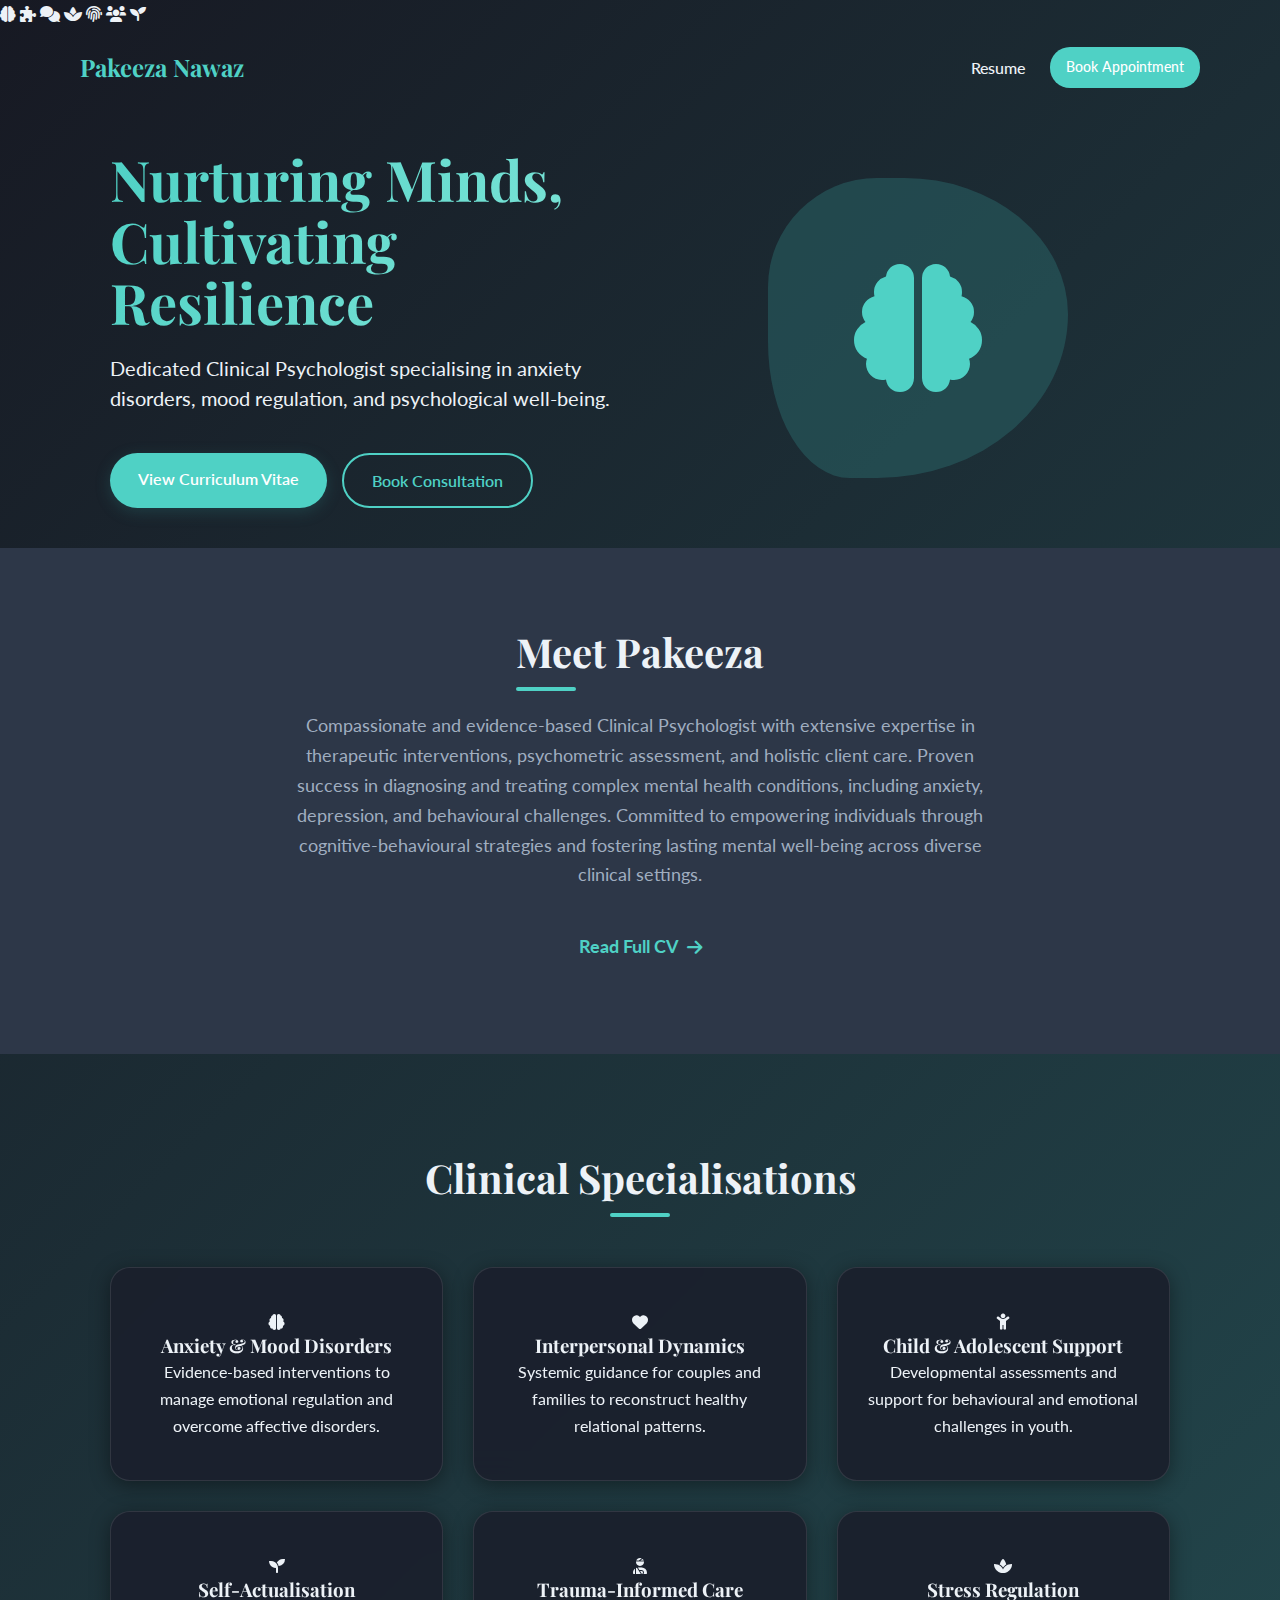
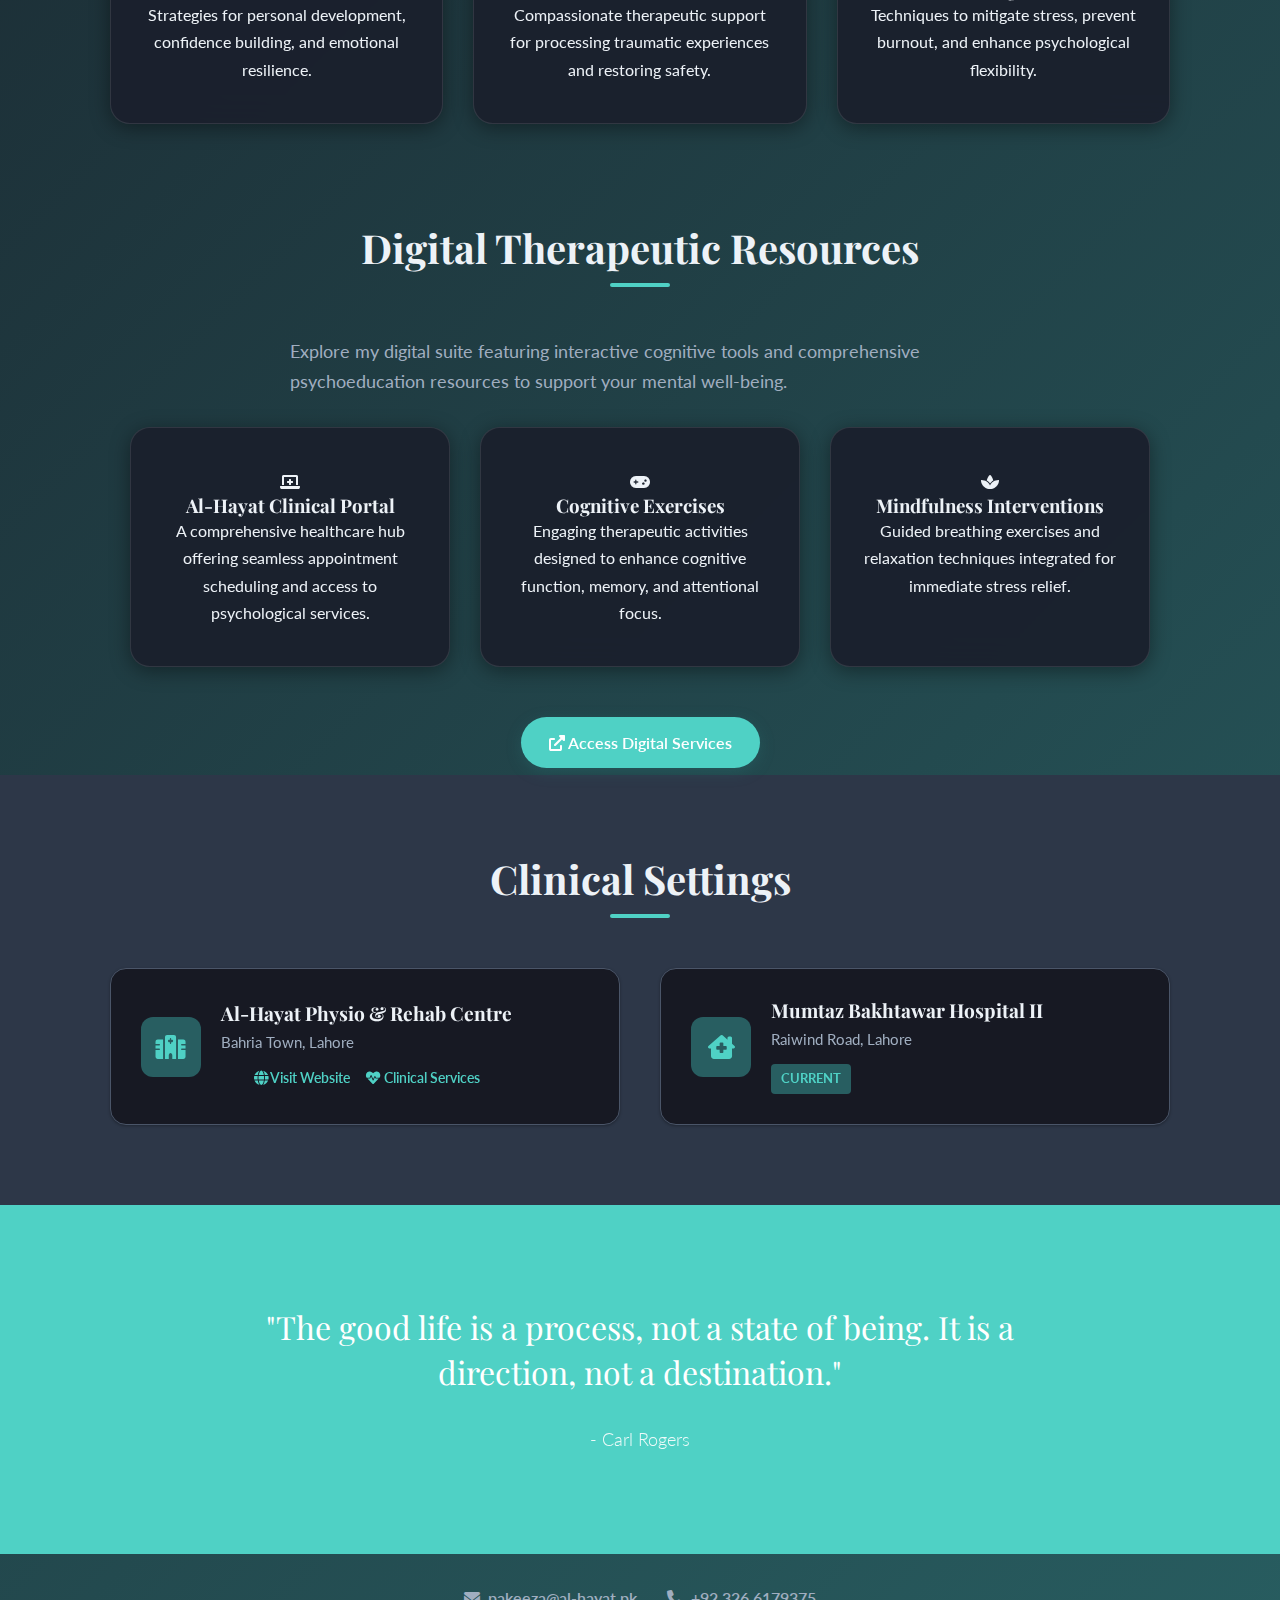
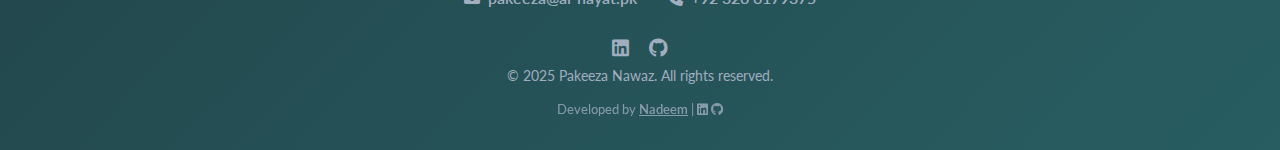
<file: index.html>
<!DOCTYPE html>
<html lang="en-GB">
<head>
    <meta charset="UTF-8">
    <meta name="viewport" content="width=device-width, initial-scale=1.0">
    <meta name="description" content="Nurturing Minds, Cultivating Resilience. Clinical Psychologist specialising in anxiety, mood disorders, and holistic well-being.">
    <meta property="og:title" content="Pakeeza Nawaz - Clinical Psychologist">
    <meta property="og:description" content="Nurturing Minds, Cultivating Resilience. Clinical Psychologist specialising in anxiety, mood disorders, and holistic well-being.">
    <meta property="og:type" content="website">
    <meta property="og:url" content="https://pakeezanawaz1.github.io/">
    <title>Pakeeza Nawaz - Clinical Psychologist</title>
    <link rel="stylesheet" href="home.css">
    <link rel="stylesheet" href="https://cdnjs.cloudflare.com/ajax/libs/font-awesome/6.0.0/css/all.min.css">
    <link href="https://fonts.googleapis.com/css2?family=Lato:wght@300;400;700&family=Playfair+Display:wght@400;700&display=swap" rel="stylesheet">
</head>
<body class="home-body">

    <!-- Psychological Background Sprinkles -->
    <div class="bg-sprinkles">
        <i class="fas fa-brain"></i>
        <i class="fas fa-puzzle-piece"></i>
        <i class="fas fa-comments"></i>
        <i class="fas fa-spa"></i>
        <i class="fas fa-fingerprint"></i> <!-- Representing Identity/Self -->
        <i class="fas fa-users"></i>
        <i class="fas fa-seedling"></i>
    </div>

    <nav class="navbar">
        <div class="logo">Pakeeza Nawaz</div>
        <button class="hamburger" id="hamburger" aria-label="Toggle Menu">
            <i class="fas fa-bars"></i>
        </button>
        <div class="nav-links" id="nav-links">
            <a href="resume.html" class="nav-link">Resume</a>
            <a href="https://al-hayat.pk/contact?service=psychology" target="_blank" class="nav-link btn-nav">Book Appointment</a>
        </div>
    </nav>

    <header class="hero-section">
        <div class="hero-content">
            <h1 class="hero-title">Nurturing Minds, <br> Cultivating Resilience</h1>
            <p class="hero-subtitle">Dedicated Clinical Psychologist specialising in anxiety disorders, mood regulation, and psychological well-being.</p>
            <div class="hero-buttons">
                <a href="resume.html" class="btn btn-primary">View Curriculum Vitae</a>
                <a href="https://al-hayat.pk/contact?service=psychology" target="_blank" class="btn btn-outline">Book Consultation</a>
            </div>
        </div>
        <div class="hero-visual">
            <div class="blob-shape"></div>
            <i class="fas fa-brain hero-icon"></i>
        </div>
    </header>

    <section class="about-teaser reveal">
        <div class="container">
            <h2 class="section-heading">Meet Pakeeza</h2>
            <p class="section-desc">
                Compassionate and evidence-based Clinical Psychologist with extensive expertise in therapeutic interventions, psychometric assessment, and holistic client care. Proven success in diagnosing and treating complex mental health conditions, including anxiety, depression, and behavioural challenges. Committed to empowering individuals through cognitive-behavioural strategies and fostering lasting mental well-being across diverse clinical settings.
            </p>
            <a href="resume.html" class="btn btn-text">Read Full CV <i class="fas fa-arrow-right"></i></a>
        </div>
    </section>

    <section class="features-section">
        <h2 class="section-heading center reveal">Clinical Specialisations</h2>
        <div class="features-grid">
            <div class="feature-card reveal delay-100">
                <i class="fas fa-brain"></i>
                <h3>Anxiety & Mood Disorders</h3>
                <p>Evidence-based interventions to manage emotional regulation and overcome affective disorders.</p>
            </div>
            <div class="feature-card reveal delay-200">
                <i class="fas fa-heart"></i>
                <h3>Interpersonal Dynamics</h3>
                <p>Systemic guidance for couples and families to reconstruct healthy relational patterns.</p>
            </div>
            <div class="feature-card reveal delay-300">
                <i class="fas fa-child"></i>
                <h3>Child & Adolescent Support</h3>
                <p>Developmental assessments and support for behavioural and emotional challenges in youth.</p>
            </div>
            <div class="feature-card reveal delay-100">
                <i class="fas fa-seedling"></i>
                <h3>Self-Actualisation</h3>
                <p>Strategies for personal development, confidence building, and emotional resilience.</p>
            </div>
            <div class="feature-card reveal delay-200">
                <i class="fas fa-user-injured"></i>
                <h3>Trauma-Informed Care</h3>
                <p>Compassionate therapeutic support for processing traumatic experiences and restoring safety.</p>
            </div>
            <div class="feature-card reveal delay-300">
                <i class="fas fa-spa"></i>
                <h3>Stress Regulation</h3>
                <p>Techniques to mitigate stress, prevent burnout, and enhance psychological flexibility.</p>
            </div>
        </div>
    </section>

    <section class="digital-resources-section reveal">
        <div class="container">
            <h2 class="section-heading center">Digital Therapeutic Resources</h2>
            <p class="section-desc center">Explore my digital suite featuring interactive cognitive tools and comprehensive psychoeducation resources to support your mental well-being.</p>
            
            <div class="features-grid">
                <!-- Feature 1: The Platform -->
                <div class="feature-card reveal delay-100">
                    <i class="fas fa-laptop-medical"></i>
                    <h3>Al-Hayat Clinical Portal</h3>
                    <p>A comprehensive healthcare hub offering seamless appointment scheduling and access to psychological services.</p>
                </div>
                
                <!-- Feature 2: Interactive Games -->
                <div class="feature-card reveal delay-200">
                    <i class="fas fa-gamepad"></i>
                    <h3>Cognitive Exercises</h3>
                    <p>Engaging therapeutic activities designed to enhance cognitive function, memory, and attentional focus.</p>
                </div>
                
                <!-- Feature 3: Mindfulness -->
                <div class="feature-card reveal delay-300">
                    <i class="fas fa-spa"></i>
                    <h3>Mindfulness Interventions</h3>
                    <p>Guided breathing exercises and relaxation techniques integrated for immediate stress relief.</p>
                </div>
            </div>

            <div class="center-cta" style="margin-top: 50px; text-align: center;">
                 <a href="https://al-hayat.pk/services/psychology" target="_blank" class="btn btn-primary pulse-animation">
                    <i class="fas fa-external-link-alt"></i> Access Digital Services
                 </a>
            </div>
        </div>
    </section>

    <section class="workplace-section">
        <div class="container">
            <h2 class="section-heading center reveal">Clinical Settings</h2>
            <div class="workplaces">
                <div class="workplace-card reveal-left delay-100">
                    <div class="workplace-icon"><i class="fas fa-hospital-alt"></i></div>
                    <div class="workplace-info">
                        <h3>Al-Hayat Physio & Rehab Centre</h3>
                        <p>Bahria Town, Lahore</p>
                        <div style="display: flex; gap: 15px; justify-content: center; flex-wrap: wrap; margin-top: 10px;">
                            <a href="https://al-hayat.pk/" target="_blank" class="workplace-link"><i class="fas fa-globe"></i> Visit Website</a>
                            <a href="https://al-hayat.pk/services/psychology" target="_blank" class="workplace-link"><i class="fas fa-heartbeat"></i> Clinical Services</a>
                        </div>
                    </div>
                </div>
                <div class="workplace-card reveal-right delay-200">
                    <div class="workplace-icon"><i class="fas fa-clinic-medical"></i></div>
                    <div class="workplace-info">
                        <h3>Mumtaz Bakhtawar Hospital II</h3>
                        <p>Raiwind Road, Lahore</p>
                        <span class="workplace-status">Current</span>
                    </div>
                </div>
            </div>
        </div>
    </section>

    <section class="quote-section reveal">
        <div class="container">
            <blockquote>
                "The good life is a process, not a state of being. It is a direction, not a destination."
            </blockquote>
            <cite>- Carl Rogers</cite>
        </div>
    </section>

    <footer class="home-footer reveal">
        <div class="footer-contact-info">
            <a href="mailto:pakeeza@al-hayat.pk"><i class="fas fa-envelope"></i> pakeeza@al-hayat.pk</a>
            <a href="tel:+923266179375"><i class="fas fa-phone"></i> +92 326 6179375</a>
        </div>
        <div class="social-links">
            <a href="https://www.linkedin.com/in/pakeezanawaz1/" target="_blank"><i class="fab fa-linkedin"></i></a>
            <a href="https://github.com/pakeezanawaz1" target="_blank"><i class="fab fa-github"></i></a>
        </div>
        <p>&copy; 2025 Pakeeza Nawaz. All rights reserved.</p>
        <p class="developer-credit" style="font-size: 0.8rem; margin-top: 10px; opacity: 0.8;">
            Developed by <a href="https://github.com/nadeem0199" target="_blank" style="color: inherit; text-decoration: underline;">Nadeem</a> | 
            <a href="https://www.linkedin.com/in/nadeem0199/" target="_blank" style="color: inherit;"><i class="fab fa-linkedin"></i></a>
            <a href="https://nadeem0199.github.io" target="_blank" style="color: inherit;"><i class="fab fa-github"></i></a>
        </p>
    </footer>

    <script src="script.js"></script>
</body>
</html>
</file>
<file: home.css>
:root {
    /* Dark Theme (Forced) */
    --primary: #4FD1C5;       /* Lighter Teal for dark mode */
    --primary-hover: #81E6D9;
    --bg-body: #171923;       /* Very Dark Gray */
    --bg-card: #2D3748;       /* Dark Gray Card */
    --text-main: #EDF2F7;     /* Off-white */
    --text-muted: #A0AEC0;    /* Light Gray */
    --border-color: #4A5568;
    --shadow-sm: 0 1px 3px rgba(0,0,0,0.3);
    --shadow-md: 0 4px 6px rgba(0,0,0,0.4);
    --shadow-lg: 0 10px 15px -3px rgba(0,0,0,0.5);
    --skill-bg: #285E61;
    --skill-text: #E6FFFA;
    --toggle-bg: #4A5568;
    --toggle-icon: #F6E05E;
}

[data-theme="dark"] {
    /* Dark Theme */
    --primary: #4FD1C5;       /* Lighter Teal for dark mode */
    --primary-hover: #81E6D9;
    --bg-body: #171923;       /* Very Dark Gray */
    --bg-card: #2D3748;       /* Dark Gray Card */
    --text-main: #EDF2F7;     /* Off-white */
    --text-muted: #A0AEC0;    /* Light Gray */
    --border-color: #4A5568;
    --shadow-sm: 0 1px 3px rgba(0,0,0,0.3);
    --shadow-md: 0 4px 6px rgba(0,0,0,0.4);
    --shadow-lg: 0 10px 15px -3px rgba(0,0,0,0.5);
    --skill-bg: #285E61;
    --skill-text: #E6FFFA;
    --toggle-bg: #4A5568;
    --toggle-icon: #F6E05E;
}

* {
    box-sizing: border-box;
    margin: 0;
    padding: 0;
    transition: background-color 0.3s ease, color 0.3s ease, border-color 0.3s ease, box-shadow 0.3s ease;
}

body {
    font-family: 'Lato', sans-serif;
    line-height: 1.7;
    color: var(--text-main);
    background-color: var(--bg-body);
    font-size: 16px;
}

h1, h2, h3, h4, h5 {
    font-family: 'Playfair Display', serif;
    color: var(--text-main);
    line-height: 1.2;
}

a {
    text-decoration: none;
    color: var(--primary);
    transition: all 0.2s;
    font-weight: 600;
}

a:hover {
    color: var(--primary-hover);
    text-decoration: underline;
}

/* ... existing code ... */

.back-home-wrap {
    max-width: 1100px;
    margin: 20px auto 0;
    padding: 0 20px;
}

.back-home-link {
    color: var(--primary);
    font-weight: 600;
    display: inline-flex;
    align-items: center;
    gap: 8px;
    padding: 8px 16px;
    border-radius: 20px;
    background: var(--bg-card);
    box-shadow: var(--shadow-sm);
    transition: all 0.3s ease;
}

.back-home-link:hover {
    background: var(--primary);
    color: white;
    text-decoration: none;
    transform: translateX(-5px);
}

.btn-print {
    display: block;
    width: 100%;
    margin-top: 15px;
    padding: 12px;
    background: transparent;
    color: var(--text-main);
    border: 2px solid var(--border-color);
    border-radius: 8px;
    font-size: 1rem;
    font-weight: 600;
    cursor: pointer;
    transition: all 0.3s;
}

.btn-print:hover {
    background: var(--bg-body);
    border-color: var(--primary);
    color: var(--primary);
}

/* Print Styles - Preserving Design on A4 */
@media print {
    @page {
        size: A4;
        margin: 1cm;
        margin-bottom: 1.5cm; /* Extra bottom margin to prevent text cutoff */
    }

    body {
        -webkit-print-color-adjust: exact !important;
        print-color-adjust: exact !important;
        background-color: var(--bg-body) !important;
        font-size: 8.5pt !important; /* REDUCED further */
        overflow: visible !important;
    }

    /* Hide non-printable interactive elements */
    .back-home-wrap,
    .theme-toggle-btn,
    .btn-appointment,
    .btn-print,
    .navbar,
    .hero-buttons,
    .theme-toggle-nav,
    .hamburger,
    #theme-toggle,
    footer {
        display: none !important;
    }

    /* Ensure Main Wrapper fits A4 and keeps grid */
    .main-wrapper {
        display: grid !important;
        grid-template-columns: 22% 78% !important; /* Adjusted slightly for better fit */
        width: 100% !important;
        max-width: 100% !important;
        margin: 0 !important;
        box-shadow: none !important;
        border-radius: 0 !important;
        min-height: auto !important; 
        gap: 0 !important;
        overflow: visible !important;
    }

    /* Sidebar - Keep design but ensure it fills height */
    .sidebar {
        position: static !important;
        height: 100% !important; /* Try to force height */
        background: var(--bg-card) !important;
        width: 100% !important;
        padding: 10px !important;
        border-right: 1px solid #eee !important; /* Add border to define separation */
    }

    .profile-card {
        padding: 0 !important;
        box-shadow: none !important;
        background: transparent !important;
        text-align: center !important;
    }

    .profile-img-placeholder {
        width: 50px !important; /* Smaller */
        height: 50px !important;
        font-size: 1.2rem !important;
        margin: 0 auto 5px !important;
        border-width: 1px !important;
    }

    .name {
        font-size: 1rem !important;
        margin-bottom: 2px !important;
        line-height: 1.1;
    }

    .title {
        font-size: 0.75rem !important;
        margin-bottom: 8px !important;
    }

    .contact-list {
        font-size: 0.7rem !important;
        gap: 4px !important;
    }
    
    .contact-item i {
        width: 12px !important;
        font-size: 0.7rem !important;
    }

    .sidebar-section {
        margin-top: 10px !important;
        padding: 8px 0 !important;
        background: transparent !important;
        box-shadow: none !important;
        border-top: 1px solid #ddd;
    }

    .sidebar-title {
        font-size: 0.85rem !important;
        margin-bottom: 5px !important;
    }

    .skill-tag {
        font-size: 0.6rem !important;
        padding: 2px 5px !important;
        margin-bottom: 2px !important;
        border: 1px solid #eee !important; /* Add border for definition */
    }

    /* Content - Adjust padding for print */
    .content {
        padding: 15px !important;
        width: 100% !important;
    }

    .section-card {
        break-inside: auto;
        page-break-inside: auto;
        padding: 0 !important;
        margin-bottom: 15px !important; /* Reduced margin */
        background: transparent !important;
        box-shadow: none !important;
        border: none !important;
    }

    .section-card::before {
        display: none !important;
    }

    .section-header {
        margin-bottom: 10px !important;
        padding-bottom: 5px !important;
        border-bottom-width: 1px !important;
        gap: 10px !important; /* Adjusted gap */
    }

    .section-icon {
        width: 24px !important;
        height: 24px !important;
        font-size: 0.85rem !important;
    }

    .section-title {
        font-size: 1.2rem !important;
    }

    .timeline-item {
        margin-bottom: 12px !important;
        padding-left: 18px !important; /* Increased distance from line */
        border-left-width: 1px !important;
    }

    .timeline-dot {
        width: 8px !important;
        height: 8px !important;
        left: -5px !important;
        top: 6px !important;
        border-width: 1px !important;
        background: white !important; /* Better contrast on print */
        border-color: var(--primary) !important;
    }

    .item-title {
        font-size: 0.9rem !important;
    }
    
    .item-subtitle {
        font-size: 0.8rem !important;
    }

    .item-desc {
        font-size: 0.75rem !important;
        line-height: 1.25 !important;
    }

    .cert-list li {
        margin-bottom: 2px !important;
        break-inside: avoid;
        page-break-inside: avoid;
    }

    /* Prevent page breaks inside important elements */
    .timeline-item {
        break-inside: avoid;
        page-break-inside: avoid;
    }
    
    .contact-item,
    .section-header {
        break-inside: avoid;
        page-break-inside: avoid;
    }
    
    /* Ensure content is visible */
    .content > * {
        display: block !important;
        visibility: visible !important;
        opacity: 1 !important;
    }

    /* Links: Don't show URL text, just the link text */
    a[href]::after {
        content: none !important;
    }
}

/* Layout */
.main-wrapper {
    max-width: 1100px;
    margin: 40px auto;
    padding: 0 20px;
    display: grid;
    grid-template-columns: 1fr 2fr;
    gap: 30px;
}

/* Sidebar (Left Column) */
.sidebar {
    display: flex;
    flex-direction: column;
    gap: 30px;
}

.profile-card {
    background: var(--bg-card);
    padding: 40px 30px;
    border-radius: 16px;
    box-shadow: var(--shadow-lg);
    text-align: center;
    position: sticky;
    top: 40px;
}

.profile-img-placeholder {
    width: 120px;
    height: 120px;
    background: var(--primary);
    color: white;
    border-radius: 50%;
    display: flex;
    align-items: center;
    justify-content: center;
    font-size: 3rem;
    margin: 0 auto 20px;
    font-family: 'Playfair Display', serif;
    box-shadow: var(--shadow-md);
}

.name {
    font-size: 2.2rem;
    margin-bottom: 5px;
}

.title {
    font-size: 1.1rem;
    color: var(--primary);
    margin-bottom: 25px;
    font-weight: 700;
    text-transform: uppercase;
    letter-spacing: 1px;
}

.contact-list {
    display: flex;
    flex-direction: column;
    gap: 15px;
    text-align: left;
    margin-top: 20px;
    font-size: 0.95rem;
}

.contact-item {
    display: flex;
    align-items: center;
    gap: 12px;
    color: var(--text-muted);
}

.contact-item i {
    color: var(--primary);
    width: 20px;
    text-align: center;
}

.contact-item a {
    color: var(--text-muted);
    font-weight: 400;
}

.contact-item a:hover {
    color: var(--primary);
}

/* Appointment Button */
.btn-appointment {
    display: inline-flex;
    align-items: center;
    justify-content: center;
    gap: 10px;
    background-color: var(--primary);
    color: white;
    padding: 12px 20px;
    border-radius: 8px;
    text-decoration: none;
    font-weight: 700;
    margin-top: 25px;
    transition: all 0.3s ease;
    box-shadow: var(--shadow-md);
    width: 100%;
}

.btn-appointment:hover {
    background-color: var(--primary-hover);
    transform: translateY(-2px);
    box-shadow: var(--shadow-lg);
    text-decoration: none;
    color: white;
}

/* Sidebar Skills & Languages */
.sidebar-section {
    background: var(--bg-card);
    padding: 25px;
    border-radius: 12px;
    box-shadow: var(--shadow-md);
}

.sidebar-title {
    font-size: 1.2rem;
    margin-bottom: 15px;
    padding-bottom: 10px;
    border-bottom: 2px solid var(--border-color);
    display: flex;
    align-items: center;
    gap: 10px;
}

.sidebar-title i {
    color: var(--primary);
}

.skills-wrap {
    display: flex;
    flex-wrap: wrap;
    gap: 8px;
}

.skill-tag {
    background-color: var(--skill-bg);
    color: var(--skill-text);
    padding: 6px 12px;
    border-radius: 6px;
    font-size: 0.85rem;
    font-weight: 600;
    transition: transform 0.2s;
}

.skill-tag:hover {
    transform: translateY(-2px);
}

/* Main Content (Right Column) */
.content {
    display: flex;
    flex-direction: column;
    gap: 30px;
}

.section-card {
    background: var(--bg-card);
    padding: 35px;
    border-radius: 16px;
    box-shadow: var(--shadow-md);
    position: relative;
    overflow: hidden;
}

.section-card::before {
    content: '';
    position: absolute;
    top: 0;
    left: 0;
    width: 4px;
    height: 100%;
    background: var(--primary);
}

.section-header {
    display: flex;
    align-items: center;
    gap: 15px;
    margin-bottom: 30px;
}

.section-icon {
    width: 40px;
    height: 40px;
    background: var(--skill-bg);
    color: var(--primary);
    border-radius: 10px;
    display: flex;
    align-items: center;
    justify-content: center;
    font-size: 1.2rem;
}

.section-title {
    font-size: 1.5rem;
    font-weight: 700;
    margin: 0;
}

/* Timeline Style for Experience/Education */
.timeline-item {
    position: relative;
    padding-left: 25px;
    margin-bottom: 30px;
    border-left: 2px solid var(--border-color);
}

.timeline-item:last-child {
    margin-bottom: 0;
    border-left-color: transparent;
}

.timeline-dot {
    position: absolute;
    left: -6px;
    top: 5px;
    width: 10px;
    height: 10px;
    border-radius: 50%;
    background: var(--primary);
    box-shadow: 0 0 0 4px var(--bg-card);
}

.item-header {
    display: flex;
    justify-content: space-between;
    align-items: baseline;
    flex-wrap: wrap;
    margin-bottom: 5px;
}

.item-title {
    font-size: 1.15rem;
    font-weight: 700;
    color: var(--text-main);
}

.item-date {
    font-size: 0.85rem;
    color: var(--primary);
    font-weight: 600;
    background: var(--skill-bg);
    padding: 2px 8px;
    border-radius: 4px;
}

.item-subtitle {
    font-size: 1rem;
    color: var(--text-muted);
    margin-bottom: 10px;
    font-weight: 500;
    display: block;
}

.item-desc {
    font-size: 0.95rem;
    color: var(--text-muted);
}

.cert-list li {
    margin-bottom: 8px;
    list-style: none;
    position: relative;
    padding-left: 20px;
    color: var(--text-muted);
}

.cert-list li::before {
    content: '•';
    color: var(--primary);
    position: absolute;
    left: 0;
    font-weight: bold;
}

/* Theme Toggle Button */
.theme-toggle-btn {
    position: fixed;
    top: 20px;
    right: 20px;
    background: var(--bg-card);
    border: 1px solid var(--border-color);
    width: 45px;
    height: 45px;
    border-radius: 50%;
    cursor: pointer;
    display: flex;
    align-items: center;
    justify-content: center;
    font-size: 1.2rem;
    color: var(--text-main);
    box-shadow: var(--shadow-md);
    z-index: 1000;
}

.theme-toggle-btn:hover {
    transform: scale(1.1);
}

/* Responsive */
@media (max-width: 850px) {
    .main-wrapper {
        grid-template-columns: 1fr;
    }
    
    .profile-card {
        position: static;
    }
    
    .timeline-item {
        padding-left: 0;
        border-left: none;
    }
    
    .timeline-dot {
        display: none;
    }

    .item-header {
        flex-direction: column;
        gap: 5px;
    }
}

/* ... existing code ... */

/* Homepage Styles */
.home-body {
    display: flex;
    flex-direction: column;
    min-height: 100vh;
    background: linear-gradient(135deg, var(--bg-body) 0%, var(--skill-bg) 100%);
}

.navbar {
    display: flex;
    justify-content: space-between;
    align-items: center;
    padding: 20px 40px;
    background: transparent;
    max-width: 1200px;
    margin: 0 auto;
    width: 100%;
}

.logo {
    font-family: 'Playfair Display', serif;
    font-size: 1.5rem;
    font-weight: 700;
    color: var(--primary);
}

.nav-links {
    display: flex;
    align-items: center;
    gap: 25px;
}

.nav-link {
    color: var(--text-main);
    font-weight: 500;
    text-decoration: none;
    transition: color 0.3s;
}

.nav-link:hover {
    color: var(--primary);
    text-decoration: none;
}

.btn-nav {
    background: var(--primary);
    color: white;
    padding: 8px 16px;
    border-radius: 20px;
    font-size: 0.9rem;
}

.btn-nav:hover {
    background: var(--primary-hover);
    color: white;
    text-decoration: none;
    transform: translateY(-1px);
}

.theme-toggle-nav {
    background: none;
    border: none;
    color: var(--text-main);
    font-size: 1.2rem;
    cursor: pointer;
    padding: 5px;
    transition: transform 0.3s;
}

.hamburger {
    display: none;
    background: none;
    border: none;
    color: var(--text-main);
    font-size: 1.5rem;
    cursor: pointer;
    z-index: 1001;
}

.theme-toggle-nav:hover {
    transform: rotate(15deg);
    color: var(--primary);
}

/* Hero Section */
.hero-section {
    flex: 1;
    display: flex;
    align-items: center;
    justify-content: space-between;
    max-width: 1100px;
    margin: 0 auto;
    padding: 40px 20px;
    width: 100%;
    gap: 50px;
}

.hero-content {
    flex: 1;
    animation: slideUp 1s ease-out;
    position: relative;
    z-index: 10;
}

/* Glassmorphism Cards */
.feature-card, .workplace-card {
    background: rgba(255, 255, 255, 0.7);
    backdrop-filter: blur(10px);
    -webkit-backdrop-filter: blur(10px);
    border: 1px solid rgba(255, 255, 255, 0.3);
    box-shadow: 0 8px 32px 0 rgba(31, 38, 135, 0.15);
    border-radius: 16px;
    padding: 30px;
    transition: transform 0.3s ease, box-shadow 0.3s ease;
}

[data-theme="dark"] .feature-card, 
[data-theme="dark"] .workplace-card {
    background: rgba(45, 55, 72, 0.8);
    border: 1px solid rgba(255, 255, 255, 0.1);
    box-shadow: 0 8px 32px 0 rgba(0, 0, 0, 0.37);
}

.feature-card:hover, .workplace-card:hover {
    transform: translateY(-5px);
    box-shadow: 0 12px 40px 0 rgba(31, 38, 135, 0.25);
}

/* Enhanced Typography */
.hero-title {
    font-size: 3.5rem;
    font-weight: 700;
    margin-bottom: 20px;
    background: linear-gradient(120deg, var(--primary), var(--primary-hover));
    -webkit-background-clip: text;
    -webkit-text-fill-color: transparent;
    line-height: 1.1;
}

[data-theme="dark"] .hero-title {
    background: linear-gradient(120deg, #81E6D9, #4FD1C5);
    -webkit-background-clip: text;
}

.hero-subtitle {
    font-size: 1.25rem;
    color: var(--text-main); /* Improved contrast */
    margin-bottom: 40px;
    max-width: 500px;
    font-weight: 400; /* Slightly bolder */
    line-height: 1.5;
}

/* Section Improvements */
.section-heading {
    position: relative;
    padding-bottom: 15px;
}

.section-heading::after {
    content: '';
    position: absolute;
    bottom: 0;
    left: 0;
    width: 60px;
    height: 4px;
    background: var(--primary);
    border-radius: 2px;
}

.section-heading.center::after {
    left: 50%;
    transform: translateX(-50%);
}

/* Button Glow */
.btn-primary {
    position: relative;
    overflow: hidden;
}

.btn-primary::after {
    content: '';
    position: absolute;
    top: -50%;
    left: -50%;
    width: 200%;
    height: 200%;
    background: linear-gradient(rgba(255,255,255,0.2), transparent);
    transform: rotate(45deg) translate(-100%, -100%);
    transition: transform 0.6s;
}

.btn-primary:hover::after {
    transform: rotate(45deg) translate(0, 0);
}

.hero-buttons {
    display: flex;
    gap: 15px;
}

.btn {
    padding: 12px 28px;
    border-radius: 30px;
    font-weight: 600;
    text-decoration: none;
    transition: all 0.3s ease;
    display: inline-block;
}

.btn-primary {
    background: var(--primary);
    color: white;
    box-shadow: 0 4px 15px rgba(44, 122, 123, 0.3);
}

.btn-primary:hover {
    background: var(--primary-hover);
    transform: translateY(-3px);
    box-shadow: 0 6px 20px rgba(44, 122, 123, 0.4);
    color: white;
    text-decoration: none;
}

.btn-outline {
    background: transparent;
    border: 2px solid var(--primary);
    color: var(--primary);
}

.btn-outline:hover {
    background: var(--skill-bg);
    transform: translateY(-3px);
    text-decoration: none;
}

/* Hero Visual Animation */
.hero-visual {
    flex: 1;
    display: flex;
    justify-content: center;
    align-items: center;
    position: relative;
    animation: fadeIn 1.5s ease-out;
}

.hero-icon {
    font-size: 8rem;
    color: var(--primary);
    z-index: 2;
    animation: float 6s ease-in-out infinite;
}

.blob-shape {
    position: absolute;
    width: 300px;
    height: 300px;
    background: var(--skill-bg);
    border-radius: 40% 60% 70% 30% / 40% 50% 60% 50%;
    z-index: 1;
    animation: morph 8s ease-in-out infinite;
    opacity: 0.6;
}

/* ... existing code ... */

/* General Utilities */
.container {
    max-width: 1100px;
    margin: 0 auto;
    padding: 0 20px;
}

.section-heading {
    font-size: 2.5rem;
    margin-bottom: 20px;
    color: var(--text-main);
    position: relative;
    display: inline-block;
}

.section-heading.center {
    display: block;
    text-align: center;
    margin-bottom: 50px;
}

.section-desc {
    font-size: 1.1rem;
    color: var(--text-muted);
    max-width: 700px;
    margin: 0 auto 30px auto;
}

/* About Teaser */
.about-teaser {
    padding: 80px 0;
    background: var(--bg-card);
    text-align: center;
}

.btn-text {
    color: var(--primary);
    font-weight: 700;
    text-decoration: none;
    font-size: 1.1rem;
    display: inline-flex;
    align-items: center;
    gap: 8px;
}

.btn-text:hover {
    text-decoration: underline;
    gap: 12px;
}

/* Features Section Refined */
.features-section {
    padding: 100px 0;
}

.features-grid {
    display: grid;
    grid-template-columns: repeat(auto-fit, minmax(250px, 1fr));
    gap: 30px;
    max-width: 1100px;
    margin: 0 auto;
    padding: 0 20px;
}

.feature-card {
    background: rgba(26, 32, 44, 0.95); /* Dark background by default for forced dark theme */
    backdrop-filter: blur(12px);
    border: 1px solid rgba(255, 255, 255, 0.1);
    padding: 40px 30px;
    border-radius: 20px;
    text-align: center;
    box-shadow: 0 4px 20px rgba(0, 0, 0, 0.4);
    transition: transform 0.3s, box-shadow 0.3s;
}

/* Removed redundant [data-theme="dark"] selector since dark is now default */

.feature-card:hover {
    transform: translateY(-10px);
    box-shadow: 0 15px 40px 0 rgba(31, 38, 135, 0.15);
}

/* Workplace Section */
.workplace-section {
    padding: 80px 0;
    background: var(--bg-card);
}

.workplaces {
    display: grid;
    grid-template-columns: repeat(auto-fit, minmax(300px, 1fr));
    gap: 40px;
    margin-top: 50px;
}

.workplace-card {
    display: flex;
    align-items: center;
    gap: 20px;
    padding: 30px;
    border-radius: 16px;
    background: var(--bg-body);
    box-shadow: var(--shadow-sm);
    border: 1px solid var(--border-color); /* Added definition */
    transition: transform 0.3s, box-shadow 0.3s;
}

.workplace-card:hover {
    transform: scale(1.02);
    box-shadow: var(--shadow-md);
    border-color: var(--primary);
}

.workplace-icon {
    width: 60px;
    height: 60px;
    background: var(--skill-bg);
    color: var(--primary);
    border-radius: 12px;
    display: flex;
    align-items: center;
    justify-content: center;
    font-size: 1.5rem;
}

.workplace-info h3 {
    font-size: 1.2rem;
    margin-bottom: 5px;
}

.workplace-info p {
    color: var(--text-muted);
    font-size: 0.95rem;
    margin-bottom: 10px;
}

.workplace-link {
    color: var(--primary);
    font-weight: 600;
    font-size: 0.9rem;
}

.workplace-status {
    display: inline-block;
    padding: 4px 10px;
    background: var(--skill-bg);
    color: var(--primary);
    border-radius: 4px;
    font-size: 0.8rem;
    font-weight: 700;
    text-transform: uppercase;
}

/* Quote Section */
.quote-section {
    padding: 100px 0;
    text-align: center;
    background: var(--primary);
    color: white;
    position: relative;
    overflow: hidden;
}

.quote-section blockquote {
    font-family: 'Playfair Display', serif;
    font-size: 2rem;
    max-width: 800px;
    margin: 0 auto 30px;
    line-height: 1.4;
    position: relative;
    z-index: 2;
}

.quote-section cite {
    font-size: 1.1rem;
    font-style: normal;
    font-weight: 300;
    opacity: 0.9;
}

.home-footer {
    text-align: center;
    padding: 30px;
    color: var(--text-muted);
    font-size: 0.9rem;
}

.footer-contact-info {
    display: flex;
    justify-content: center;
    gap: 30px;
    margin-bottom: 20px;
    flex-wrap: wrap;
}

.footer-contact-info a {
    color: var(--text-muted);
    text-decoration: none;
    display: flex;
    align-items: center;
    gap: 8px;
    font-size: 1rem;
    transition: color 0.3s;
}

.footer-contact-info a:hover {
    color: var(--primary);
}

.social-links {
    margin-top: 10px;
    display: flex;
    justify-content: center;
    gap: 20px;
}

.social-links a {
    color: var(--text-muted);
    font-size: 1.2rem;
}

.social-links a:hover {
    color: var(--primary);
}

/* Animations */
@keyframes slideUp {
    from { opacity: 0; transform: translateY(30px); }
    to { opacity: 1; transform: translateY(0); }
}

@keyframes fadeIn {
    from { opacity: 0; }
    to { opacity: 1; }
}

@keyframes float {
    0% { transform: translateY(0px); }
    50% { transform: translateY(-20px); }
    100% { transform: translateY(0px); }
}

@keyframes morph {
    0% { border-radius: 40% 60% 70% 30% / 40% 50% 60% 50%; }
    33% { border-radius: 70% 30% 50% 50% / 30% 30% 70% 70%; }
    66% { border-radius: 100% 60% 60% 100% / 100% 100% 60% 60%; }
    100% { border-radius: 40% 60% 70% 30% / 40% 50% 60% 50%; }
}

/* Responsive Home */
@media (max-width: 850px) {
    .hamburger {
        display: block;
    }

    .nav-links {
        display: flex;
        position: fixed;
        top: 0;
        right: -100%;
        height: 100vh;
        width: 70%;
        max-width: 300px;
        background: var(--bg-card);
        flex-direction: column;
        justify-content: center;
        align-items: center;
        transition: right 0.3s ease-in-out;
        box-shadow: -5px 0 15px rgba(0,0,0,0.1);
        z-index: 1000;
        gap: 30px;
    }

    .nav-links.active {
        right: 0;
    }

    .navbar {
        justify-content: space-between;
        padding: 20px;
    }

    .hero-section {
        flex-direction: column-reverse;
        text-align: center;
        padding-top: 20px;
        padding-bottom: 60px;
    }

    .hero-buttons {
        justify-content: center;
        flex-direction: column;
        gap: 15px;
    }
    
    .hero-subtitle {
        margin: 0 auto 30px;
    }
    
    .features-grid, .workplaces {
        grid-template-columns: 1fr;
    }

    .section-heading {
        font-size: 2rem;
    }
}
</file>
